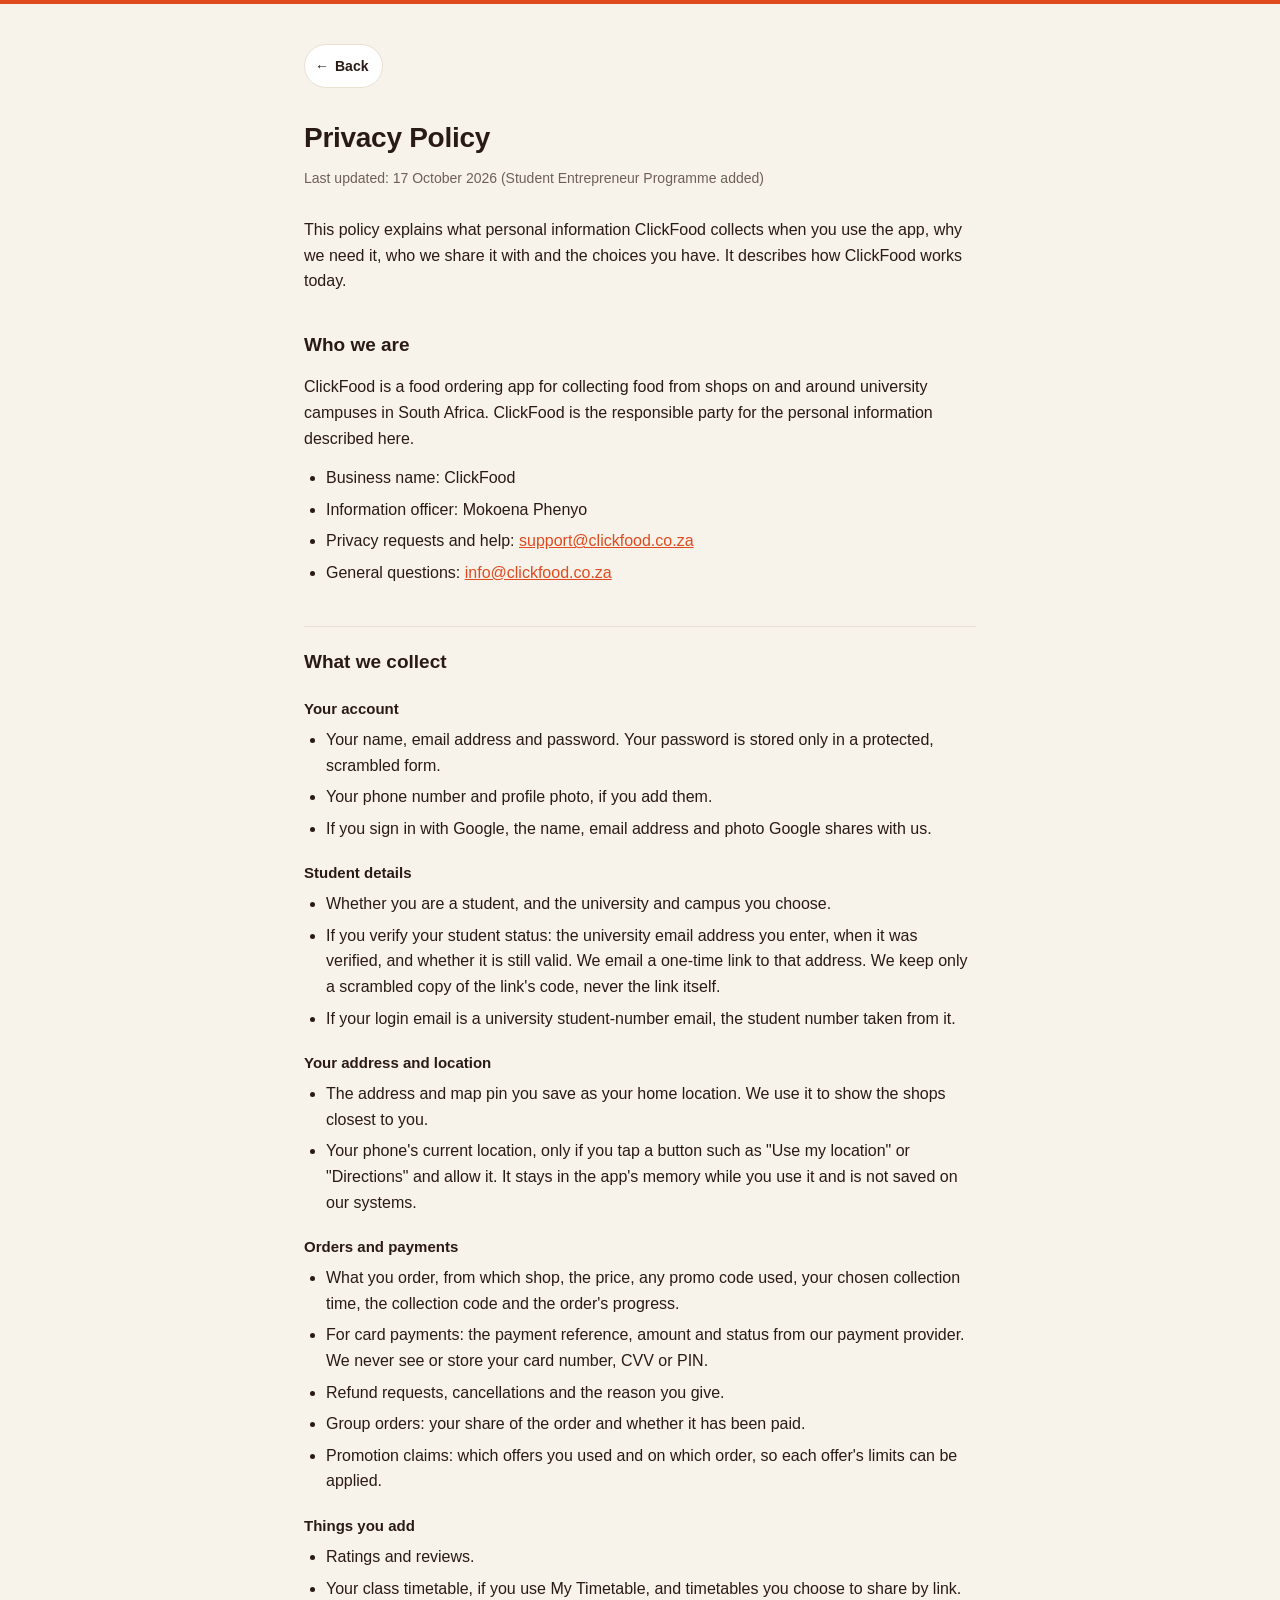
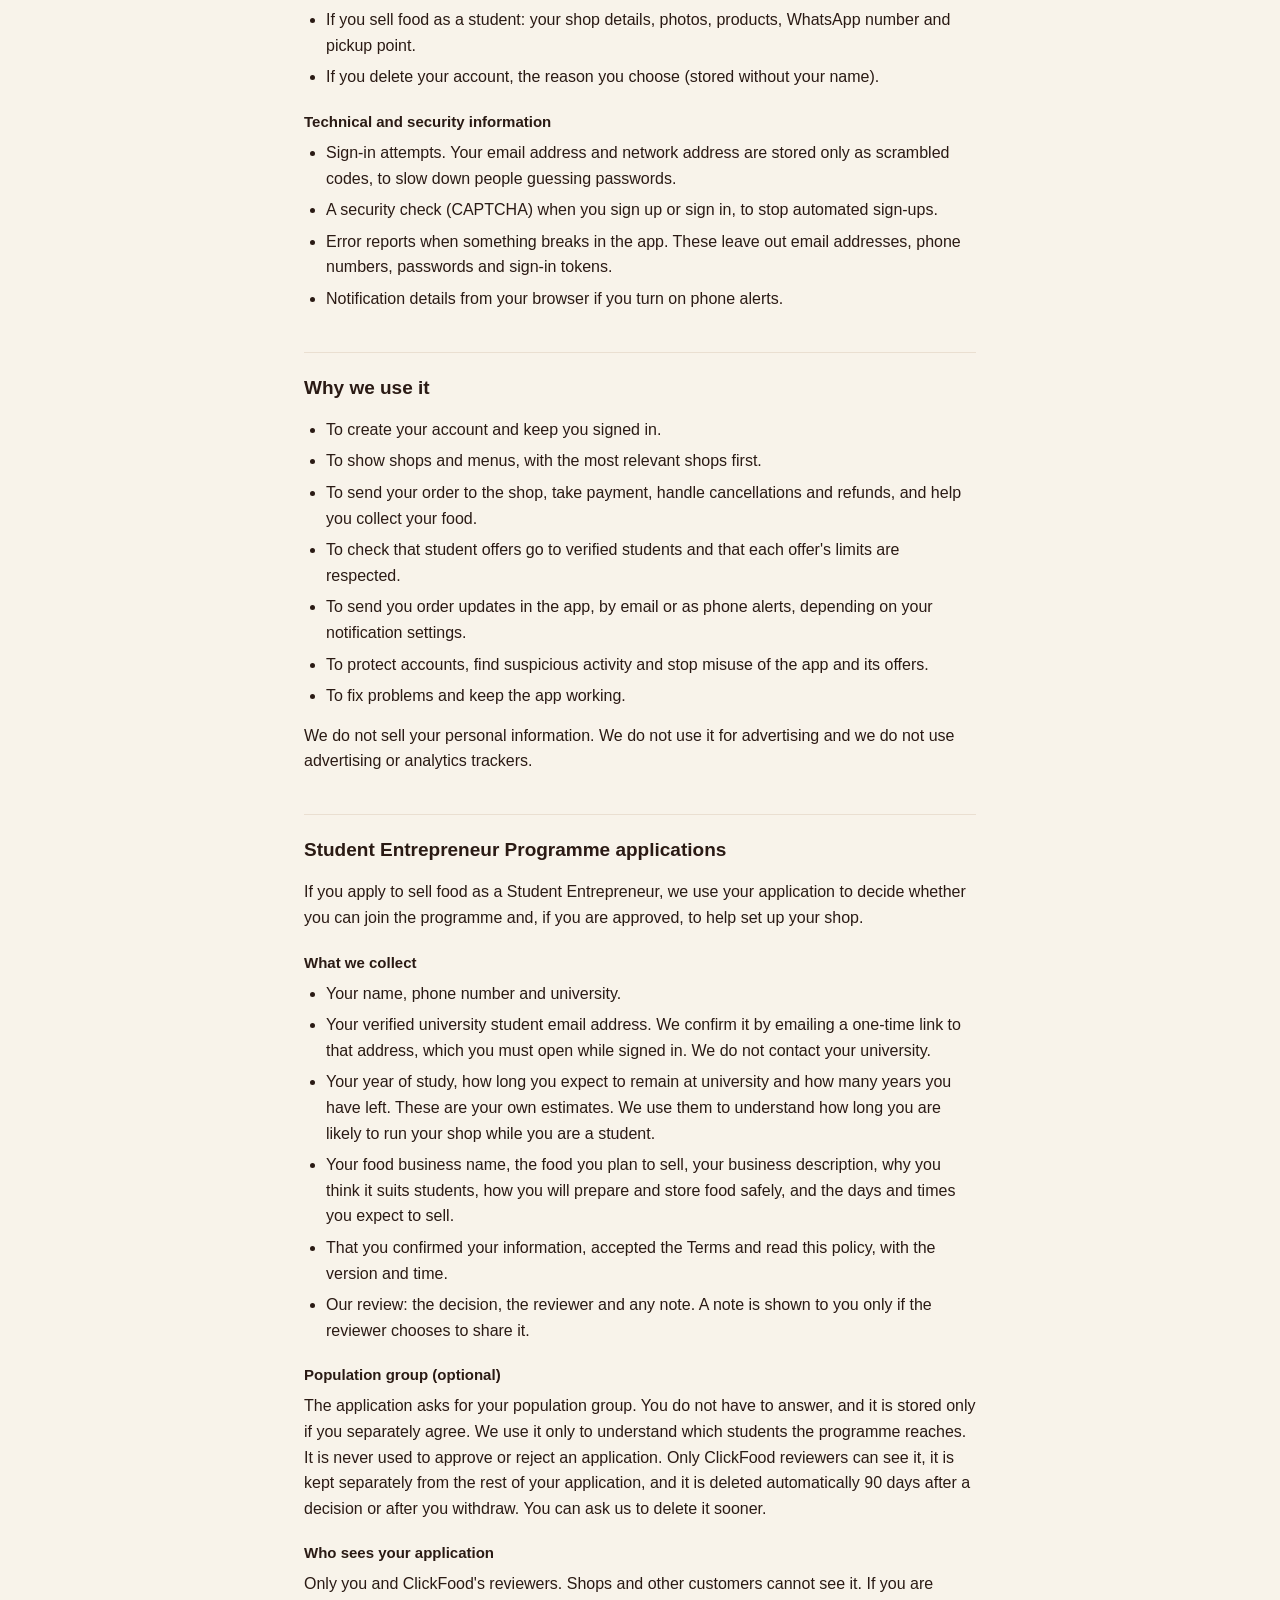
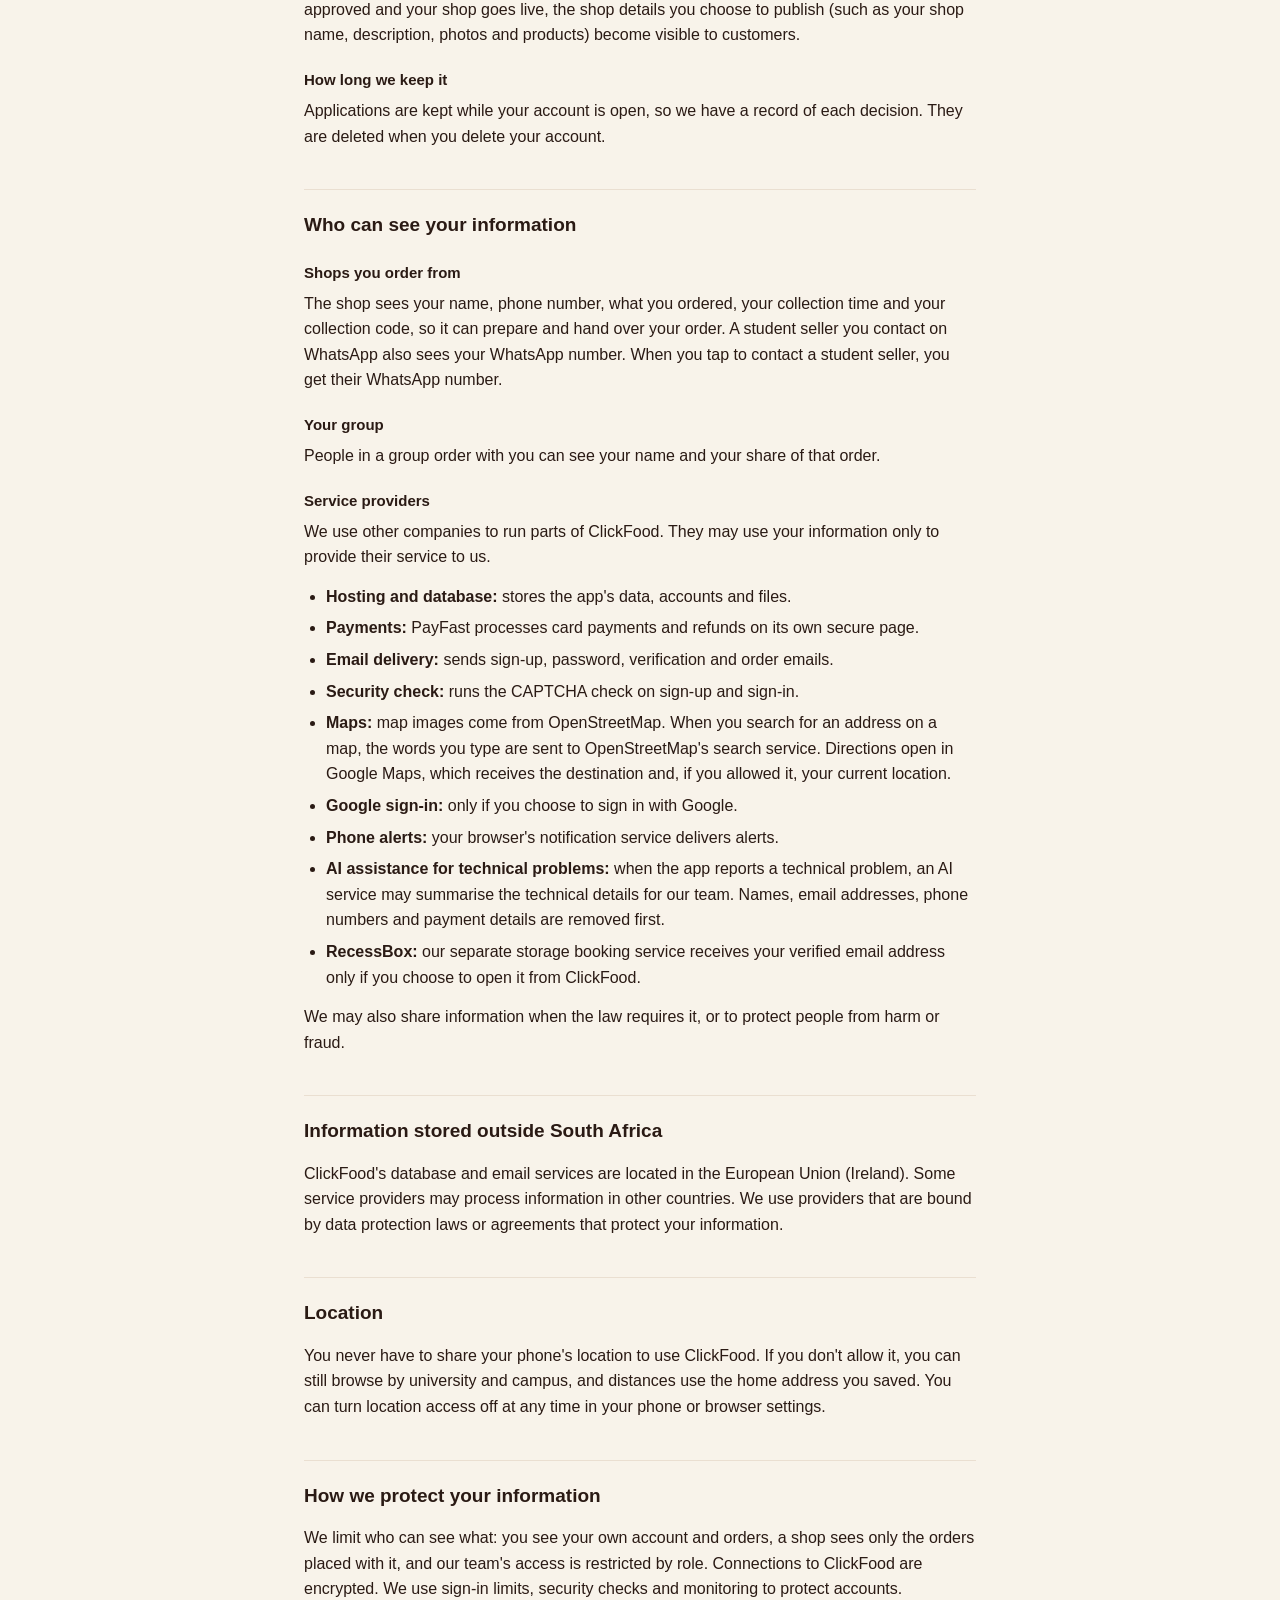
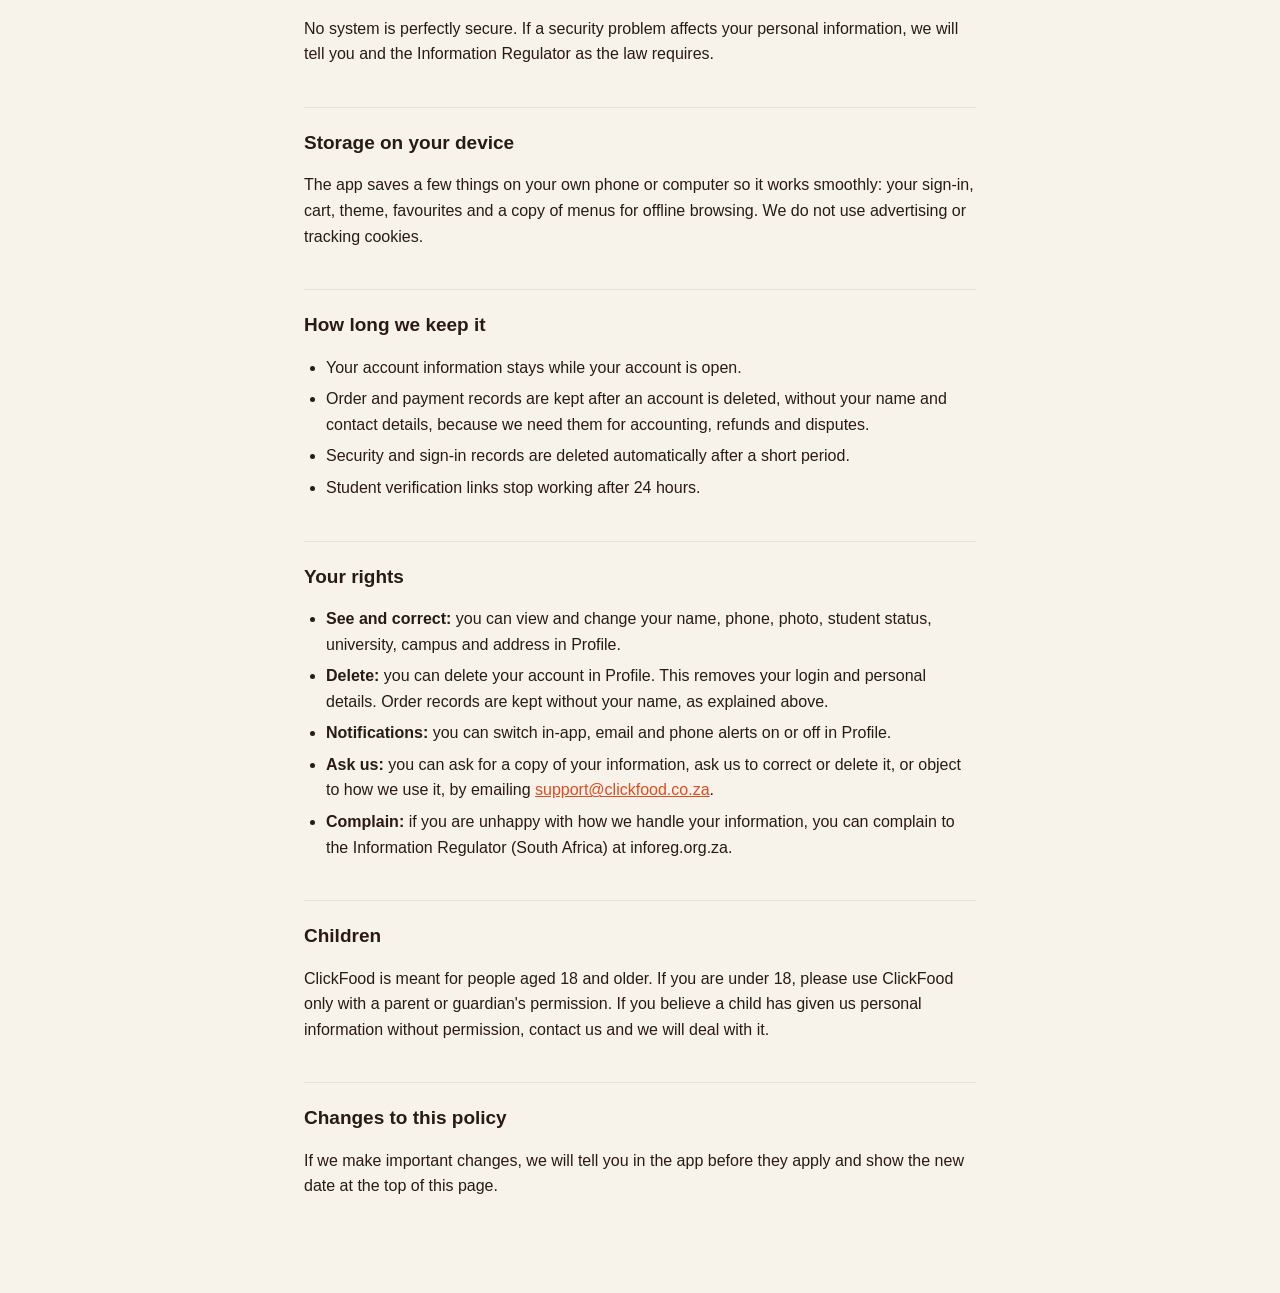
<file: frontend/legal/privacy-policy.html>
<!DOCTYPE html>
<html lang="en">
<head>
<meta charset="UTF-8" />
<meta name="viewport" content="width=device-width, initial-scale=1.0" />
<title>Privacy Policy, ClickFood</title>
<link rel="stylesheet" href="legal.css?v=20261017a" />
</head>
<body>
<div class="top-accent"></div>
<div class="wrap">
  <a class="back-link" href="/" data-legal-back aria-label="Back to ClickFood"><span aria-hidden="true">&larr;</span> Back</a>
  <main id="doc" data-version="2026-10-17.2">
  <h1>Privacy Policy</h1>
  <p class="effective-date">Last updated: 17 October 2026 (Student Entrepreneur Programme added)</p>

  <p class="intro">This policy explains what personal information ClickFood collects when you use the app, why we need it, who we share it with and the choices you have. It describes how ClickFood works today.</p>

  <h2>Who we are</h2>
  <p>ClickFood is a food ordering app for collecting food from shops on and around university campuses in South Africa. ClickFood is the responsible party for the personal information described here.</p>
  <ul>
    <li>Business name: ClickFood</li>
    <li>Information officer: Mokoena Phenyo</li>
    <li>Privacy requests and help: <a href="mailto:support@clickfood.co.za">support@clickfood.co.za</a></li>
    <li>General questions: <a href="mailto:info@clickfood.co.za">info@clickfood.co.za</a></li>
  </ul>

  <h2>What we collect</h2>
  <h3>Your account</h3>
  <ul>
    <li>Your name, email address and password. Your password is stored only in a protected, scrambled form.</li>
    <li>Your phone number and profile photo, if you add them.</li>
    <li>If you sign in with Google, the name, email address and photo Google shares with us.</li>
  </ul>
  <h3>Student details</h3>
  <ul>
    <li>Whether you are a student, and the university and campus you choose.</li>
    <li>If you verify your student status: the university email address you enter, when it was verified, and whether it is still valid. We email a one-time link to that address. We keep only a scrambled copy of the link's code, never the link itself.</li>
    <li>If your login email is a university student-number email, the student number taken from it.</li>
  </ul>
  <h3>Your address and location</h3>
  <ul>
    <li>The address and map pin you save as your home location. We use it to show the shops closest to you.</li>
    <li>Your phone's current location, only if you tap a button such as "Use my location" or "Directions" and allow it. It stays in the app's memory while you use it and is not saved on our systems.</li>
  </ul>
  <h3>Orders and payments</h3>
  <ul>
    <li>What you order, from which shop, the price, any promo code used, your chosen collection time, the collection code and the order's progress.</li>
    <li>For card payments: the payment reference, amount and status from our payment provider. We never see or store your card number, CVV or PIN.</li>
    <li>Refund requests, cancellations and the reason you give.</li>
    <li>Group orders: your share of the order and whether it has been paid.</li>
    <li>Promotion claims: which offers you used and on which order, so each offer's limits can be applied.</li>
  </ul>
  <h3>Things you add</h3>
  <ul>
    <li>Ratings and reviews.</li>
    <li>Your class timetable, if you use My Timetable, and timetables you choose to share by link.</li>
    <li>If you sell food as a student: your shop details, photos, products, WhatsApp number and pickup point.</li>
    <li>If you delete your account, the reason you choose (stored without your name).</li>
  </ul>
  <h3>Technical and security information</h3>
  <ul>
    <li>Sign-in attempts. Your email address and network address are stored only as scrambled codes, to slow down people guessing passwords.</li>
    <li>A security check (CAPTCHA) when you sign up or sign in, to stop automated sign-ups.</li>
    <li>Error reports when something breaks in the app. These leave out email addresses, phone numbers, passwords and sign-in tokens.</li>
    <li>Notification details from your browser if you turn on phone alerts.</li>
  </ul>

  <h2>Why we use it</h2>
  <ul>
    <li>To create your account and keep you signed in.</li>
    <li>To show shops and menus, with the most relevant shops first.</li>
    <li>To send your order to the shop, take payment, handle cancellations and refunds, and help you collect your food.</li>
    <li>To check that student offers go to verified students and that each offer's limits are respected.</li>
    <li>To send you order updates in the app, by email or as phone alerts, depending on your notification settings.</li>
    <li>To protect accounts, find suspicious activity and stop misuse of the app and its offers.</li>
    <li>To fix problems and keep the app working.</li>
  </ul>
  <p>We do not sell your personal information. We do not use it for advertising and we do not use advertising or analytics trackers.</p>

  <h2>Student Entrepreneur Programme applications</h2>
  <p>If you apply to sell food as a Student Entrepreneur, we use your application to decide whether you can join the programme and, if you are approved, to help set up your shop.</p>
  <h3>What we collect</h3>
  <ul>
    <li>Your name, phone number and university.</li>
    <li>Your verified university student email address. We confirm it by emailing a one-time link to that address, which you must open while signed in. We do not contact your university.</li>
    <li>Your year of study, how long you expect to remain at university and how many years you have left. These are your own estimates. We use them to understand how long you are likely to run your shop while you are a student.</li>
    <li>Your food business name, the food you plan to sell, your business description, why you think it suits students, how you will prepare and store food safely, and the days and times you expect to sell.</li>
    <li>That you confirmed your information, accepted the Terms and read this policy, with the version and time.</li>
    <li>Our review: the decision, the reviewer and any note. A note is shown to you only if the reviewer chooses to share it.</li>
  </ul>
  <h3>Population group (optional)</h3>
  <p>The application asks for your population group. You do not have to answer, and it is stored only if you separately agree. We use it only to understand which students the programme reaches. It is never used to approve or reject an application. Only ClickFood reviewers can see it, it is kept separately from the rest of your application, and it is deleted automatically 90 days after a decision or after you withdraw. You can ask us to delete it sooner.</p>
  <h3>Who sees your application</h3>
  <p>Only you and ClickFood's reviewers. Shops and other customers cannot see it. If you are approved and your shop goes live, the shop details you choose to publish (such as your shop name, description, photos and products) become visible to customers.</p>
  <h3>How long we keep it</h3>
  <p>Applications are kept while your account is open, so we have a record of each decision. They are deleted when you delete your account.</p>

  <h2>Who can see your information</h2>
  <h3>Shops you order from</h3>
  <p>The shop sees your name, phone number, what you ordered, your collection time and your collection code, so it can prepare and hand over your order. A student seller you contact on WhatsApp also sees your WhatsApp number. When you tap to contact a student seller, you get their WhatsApp number.</p>
  <h3>Your group</h3>
  <p>People in a group order with you can see your name and your share of that order.</p>
  <h3>Service providers</h3>
  <p>We use other companies to run parts of ClickFood. They may use your information only to provide their service to us.</p>
  <ul>
    <li><strong>Hosting and database:</strong> stores the app's data, accounts and files.</li>
    <li><strong>Payments:</strong> PayFast processes card payments and refunds on its own secure page.</li>
    <li><strong>Email delivery:</strong> sends sign-up, password, verification and order emails.</li>
    <li><strong>Security check:</strong> runs the CAPTCHA check on sign-up and sign-in.</li>
    <li><strong>Maps:</strong> map images come from OpenStreetMap. When you search for an address on a map, the words you type are sent to OpenStreetMap's search service. Directions open in Google Maps, which receives the destination and, if you allowed it, your current location.</li>
    <li><strong>Google sign-in:</strong> only if you choose to sign in with Google.</li>
    <li><strong>Phone alerts:</strong> your browser's notification service delivers alerts.</li>
    <li><strong>AI assistance for technical problems:</strong> when the app reports a technical problem, an AI service may summarise the technical details for our team. Names, email addresses, phone numbers and payment details are removed first.</li>
    <li><strong>RecessBox:</strong> our separate storage booking service receives your verified email address only if you choose to open it from ClickFood.</li>
  </ul>
  <p>We may also share information when the law requires it, or to protect people from harm or fraud.</p>

  <h2>Information stored outside South Africa</h2>
  <p>ClickFood's database and email services are located in the European Union (Ireland). Some service providers may process information in other countries. We use providers that are bound by data protection laws or agreements that protect your information.</p>

  <h2>Location</h2>
  <p>You never have to share your phone's location to use ClickFood. If you don't allow it, you can still browse by university and campus, and distances use the home address you saved. You can turn location access off at any time in your phone or browser settings.</p>

  <h2>How we protect your information</h2>
  <p>We limit who can see what: you see your own account and orders, a shop sees only the orders placed with it, and our team's access is restricted by role. Connections to ClickFood are encrypted. We use sign-in limits, security checks and monitoring to protect accounts.</p>
  <p>No system is perfectly secure. If a security problem affects your personal information, we will tell you and the Information Regulator as the law requires.</p>

  <h2>Storage on your device</h2>
  <p>The app saves a few things on your own phone or computer so it works smoothly: your sign-in, cart, theme, favourites and a copy of menus for offline browsing. We do not use advertising or tracking cookies.</p>

  <h2>How long we keep it</h2>
  <ul>
    <li>Your account information stays while your account is open.</li>
    <li>Order and payment records are kept after an account is deleted, without your name and contact details, because we need them for accounting, refunds and disputes.</li>
    <li>Security and sign-in records are deleted automatically after a short period.</li>
    <li>Student verification links stop working after 24 hours.</li>
  </ul>

  <h2>Your rights</h2>
  <ul>
    <li><strong>See and correct:</strong> you can view and change your name, phone, photo, student status, university, campus and address in Profile.</li>
    <li><strong>Delete:</strong> you can delete your account in Profile. This removes your login and personal details. Order records are kept without your name, as explained above.</li>
    <li><strong>Notifications:</strong> you can switch in-app, email and phone alerts on or off in Profile.</li>
    <li><strong>Ask us:</strong> you can ask for a copy of your information, ask us to correct or delete it, or object to how we use it, by emailing <a href="mailto:support@clickfood.co.za">support@clickfood.co.za</a>.</li>
    <li><strong>Complain:</strong> if you are unhappy with how we handle your information, you can complain to the Information Regulator (South Africa) at inforeg.org.za.</li>
  </ul>

  <h2>Children</h2>
  <p>ClickFood is meant for people aged 18 and older. If you are under 18, please use ClickFood only with a parent or guardian's permission. If you believe a child has given us personal information without permission, contact us and we will deal with it.</p>

  <h2>Changes to this policy</h2>
  <p>If we make important changes, we will tell you in the app before they apply and show the new date at the top of this page.</p>
  </main>
</div>
<script src="legal.js?v=20261017a"></script>
</body>
</html>
</file>
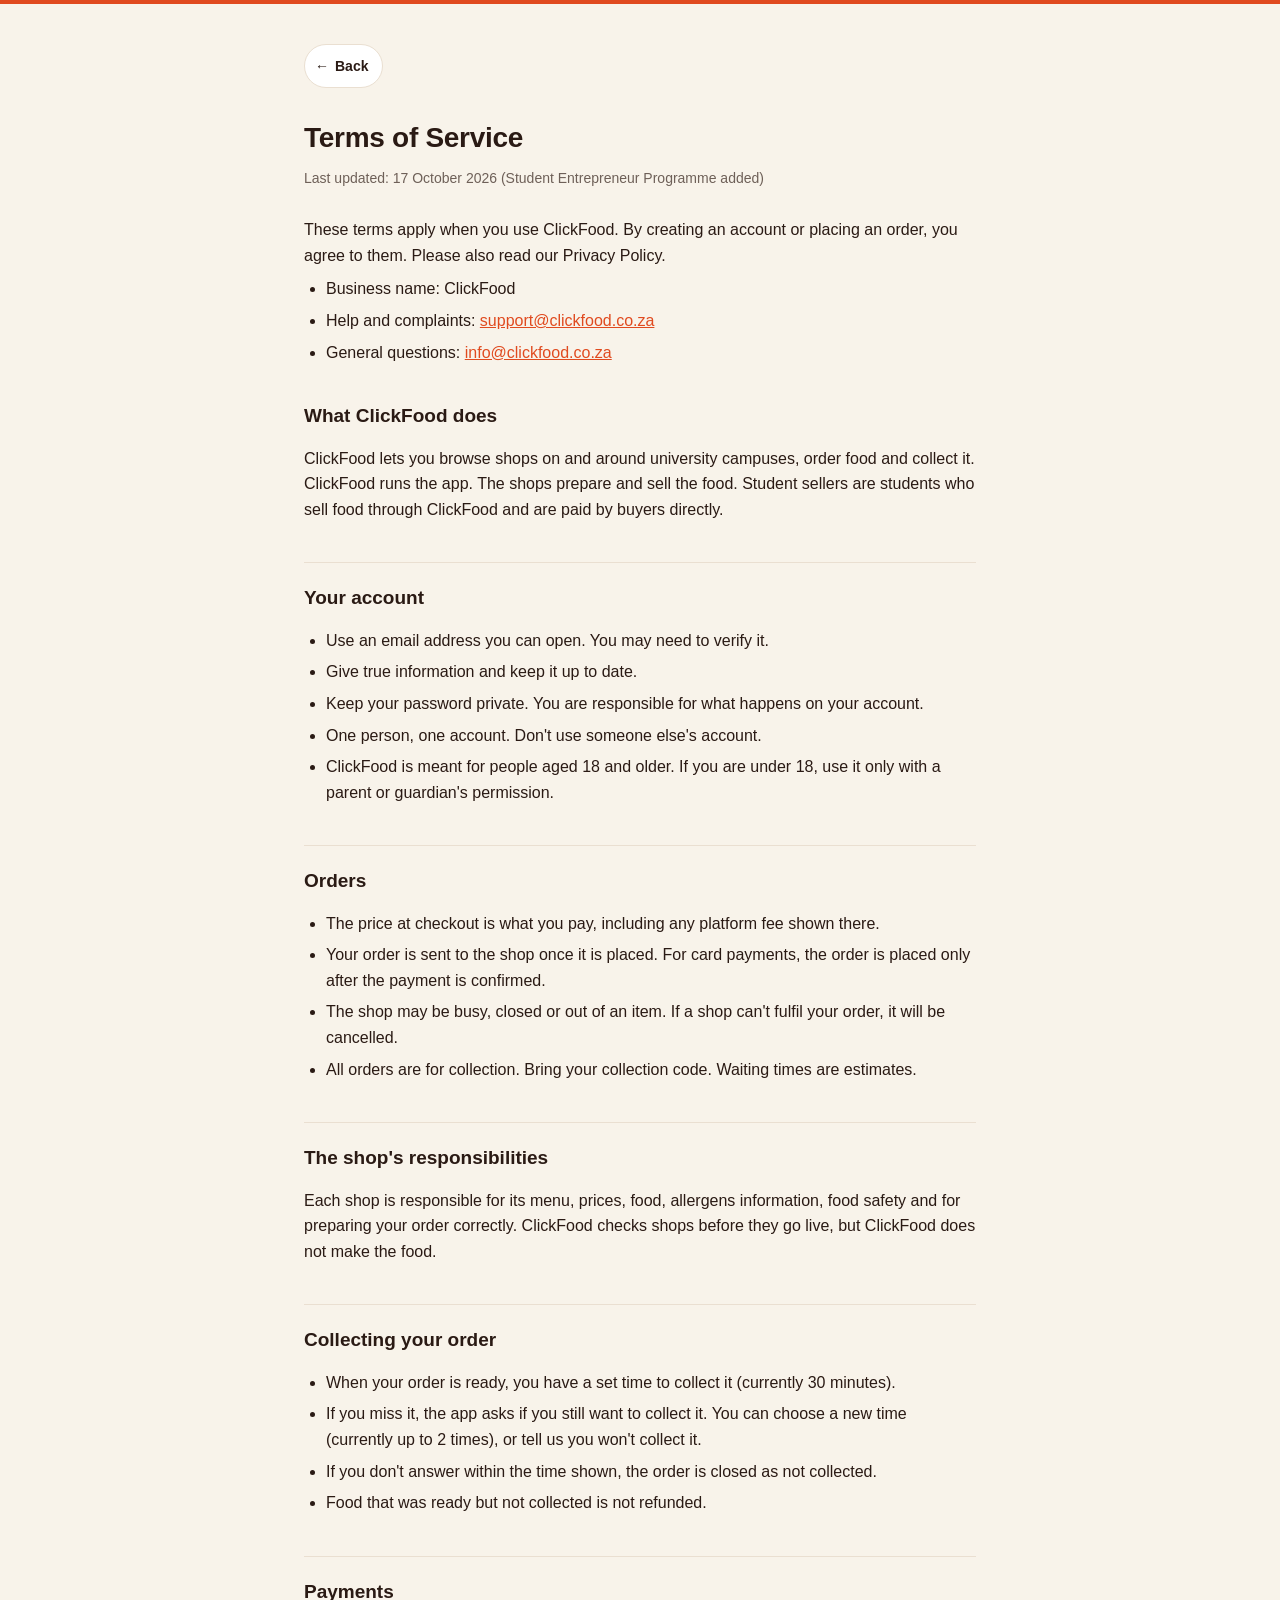
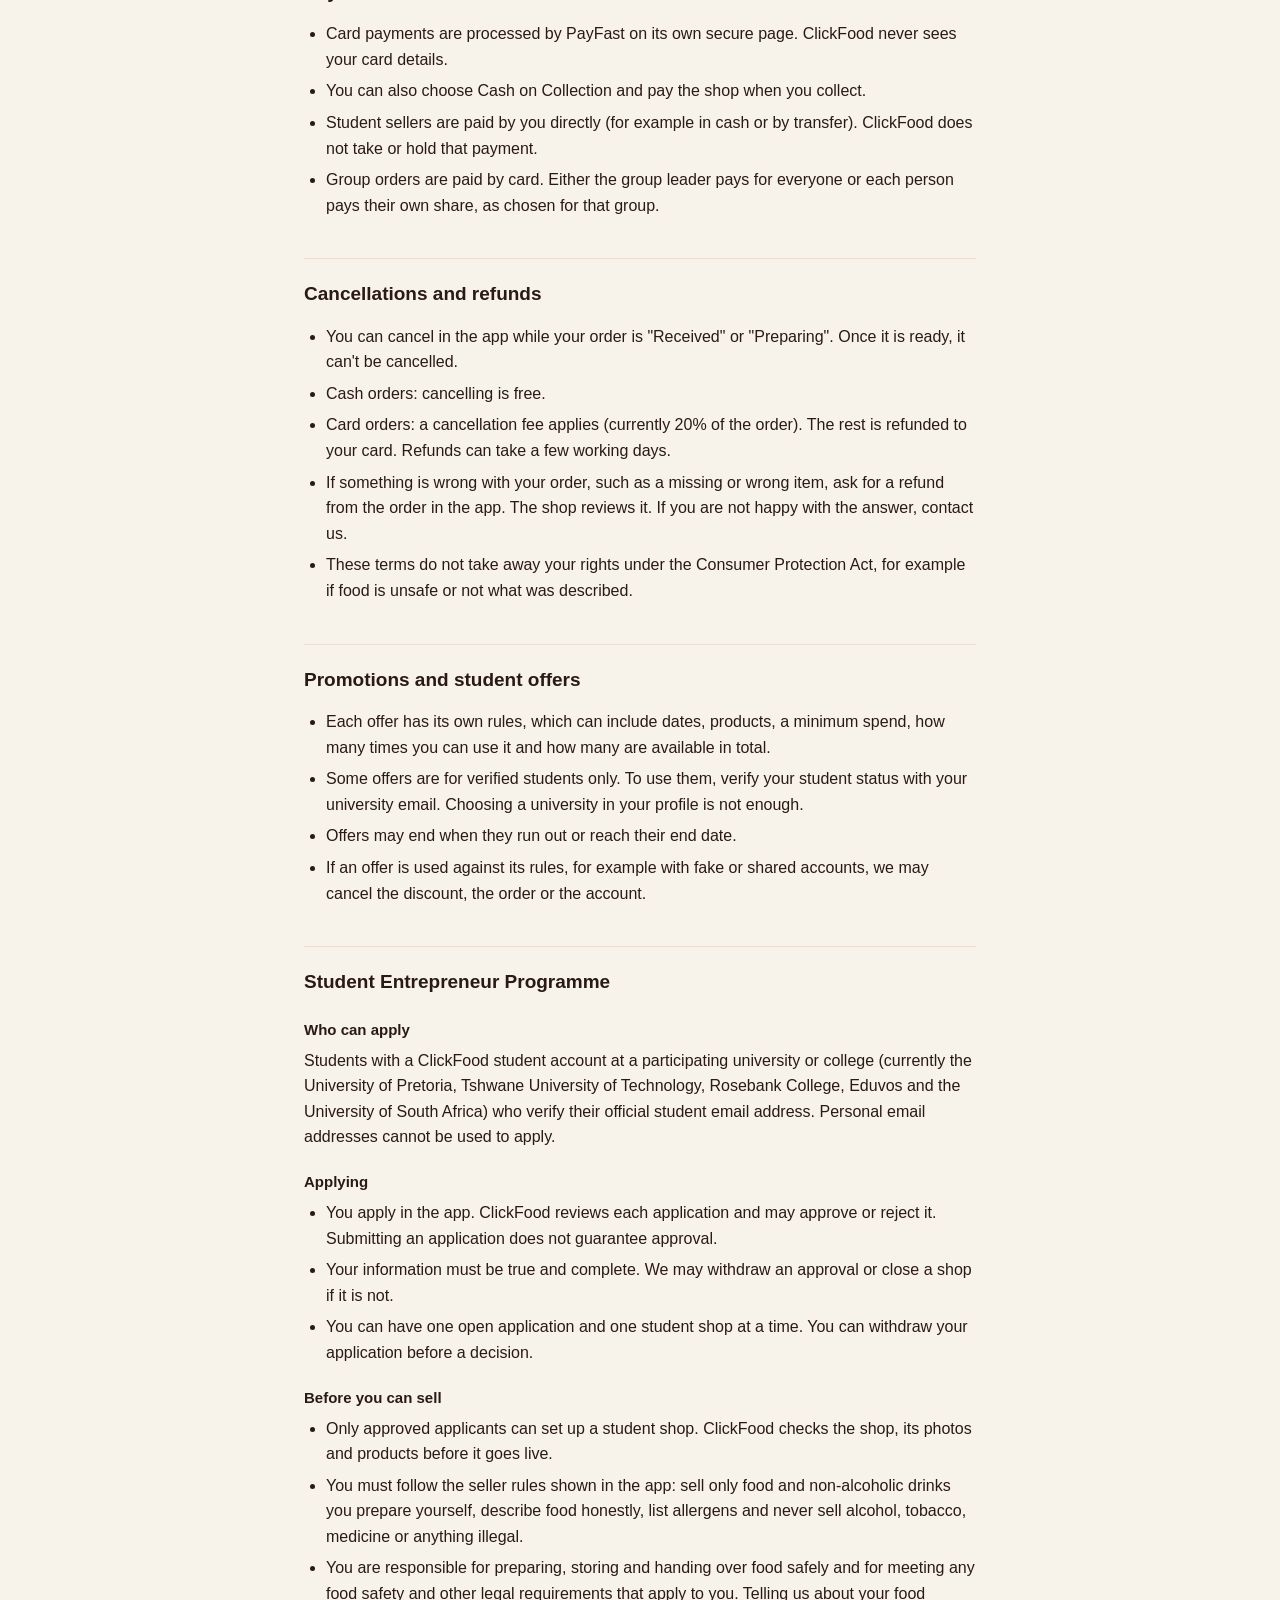
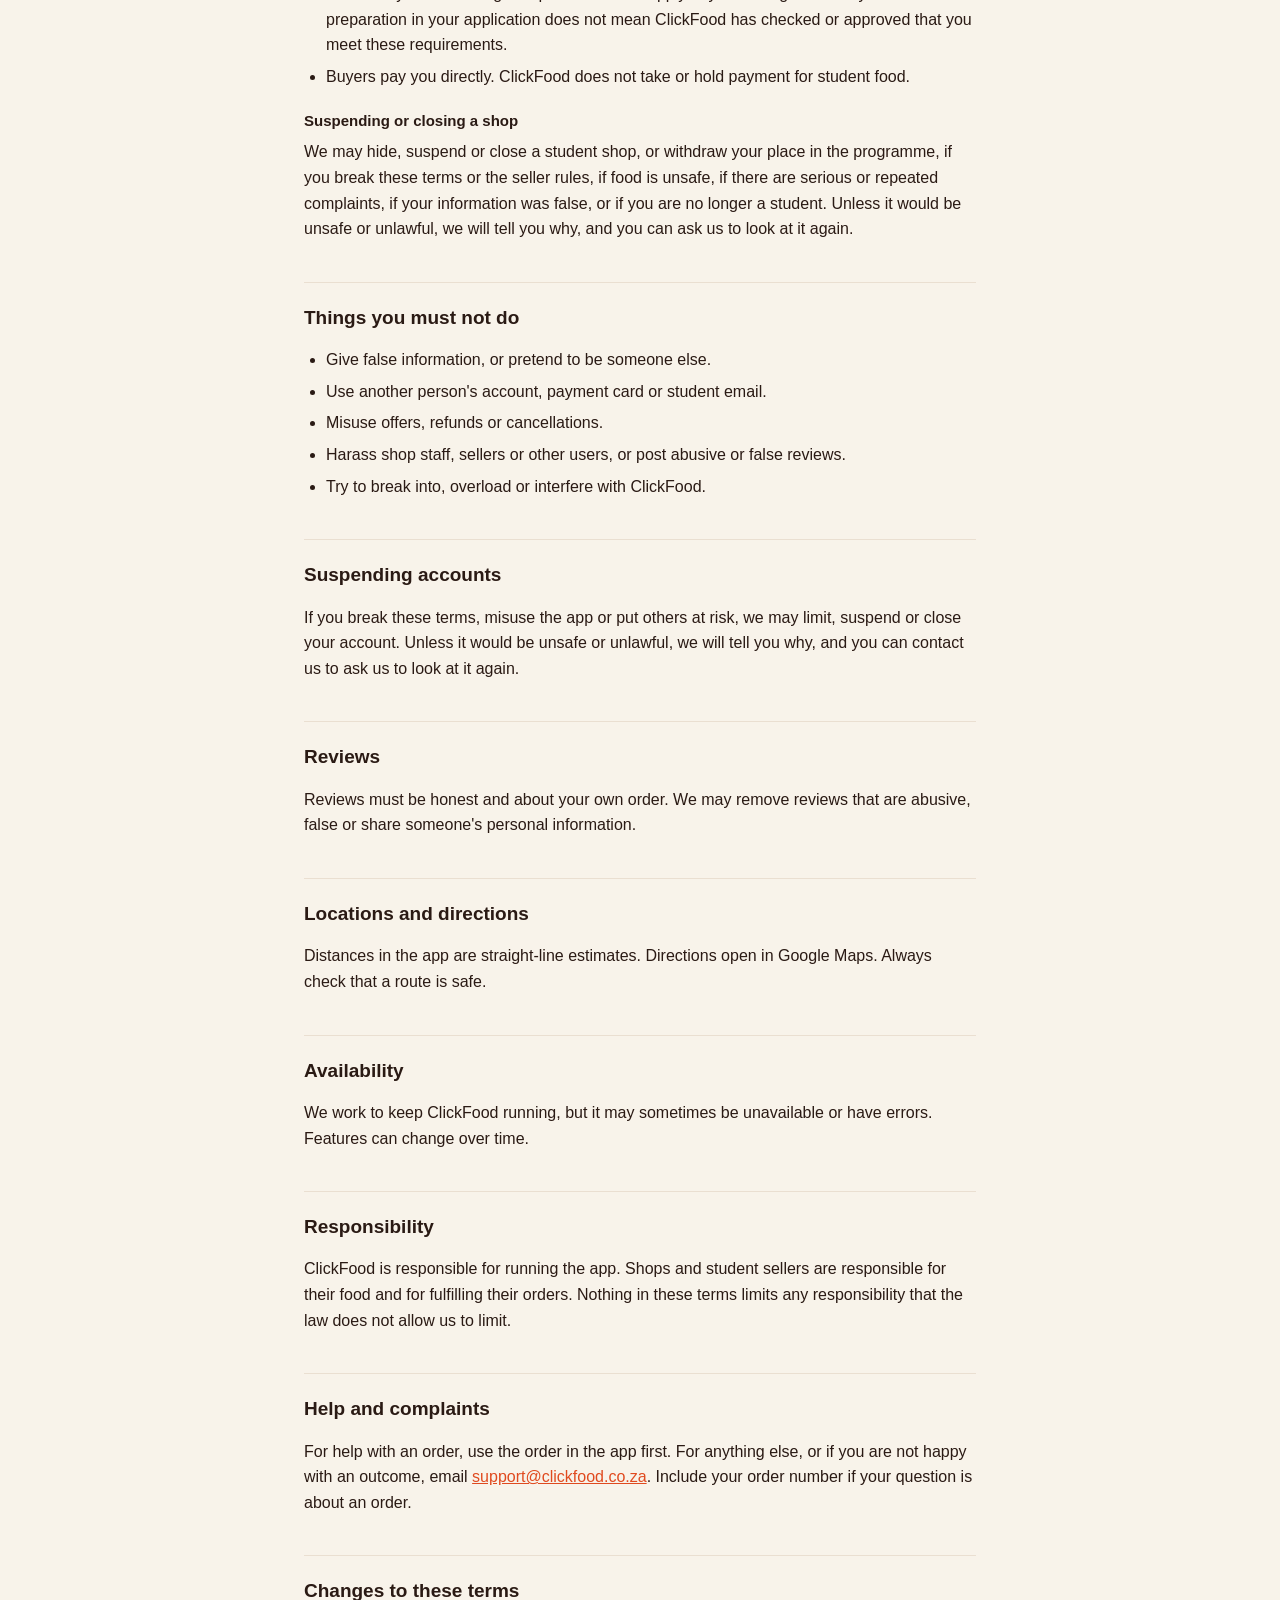
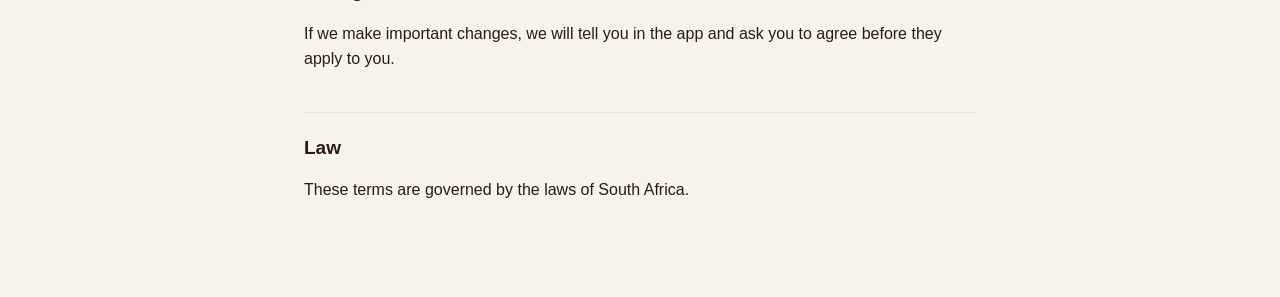
<file: frontend/legal/terms-of-service.html>
<!DOCTYPE html>
<html lang="en">
<head>
<meta charset="UTF-8" />
<meta name="viewport" content="width=device-width, initial-scale=1.0" />
<title>Terms of Service, ClickFood</title>
<link rel="stylesheet" href="legal.css?v=20261017a" />
</head>
<body>
<div class="top-accent"></div>
<div class="wrap">
  <a class="back-link" href="/" data-legal-back aria-label="Back to ClickFood"><span aria-hidden="true">&larr;</span> Back</a>
  <main id="doc" data-version="2026-10-17.2">
  <h1>Terms of Service</h1>
  <p class="effective-date">Last updated: 17 October 2026 (Student Entrepreneur Programme added)</p>

  <p class="intro">These terms apply when you use ClickFood. By creating an account or placing an order, you agree to them. Please also read our Privacy Policy.</p>
  <ul>
    <li>Business name: ClickFood</li>
    <li>Help and complaints: <a href="mailto:support@clickfood.co.za">support@clickfood.co.za</a></li>
    <li>General questions: <a href="mailto:info@clickfood.co.za">info@clickfood.co.za</a></li>
  </ul>

  <h2>What ClickFood does</h2>
  <p>ClickFood lets you browse shops on and around university campuses, order food and collect it. ClickFood runs the app. The shops prepare and sell the food. Student sellers are students who sell food through ClickFood and are paid by buyers directly.</p>

  <h2>Your account</h2>
  <ul>
    <li>Use an email address you can open. You may need to verify it.</li>
    <li>Give true information and keep it up to date.</li>
    <li>Keep your password private. You are responsible for what happens on your account.</li>
    <li>One person, one account. Don't use someone else's account.</li>
    <li>ClickFood is meant for people aged 18 and older. If you are under 18, use it only with a parent or guardian's permission.</li>
  </ul>

  <h2>Orders</h2>
  <ul>
    <li>The price at checkout is what you pay, including any platform fee shown there.</li>
    <li>Your order is sent to the shop once it is placed. For card payments, the order is placed only after the payment is confirmed.</li>
    <li>The shop may be busy, closed or out of an item. If a shop can't fulfil your order, it will be cancelled.</li>
    <li>All orders are for collection. Bring your collection code. Waiting times are estimates.</li>
  </ul>

  <h2>The shop's responsibilities</h2>
  <p>Each shop is responsible for its menu, prices, food, allergens information, food safety and for preparing your order correctly. ClickFood checks shops before they go live, but ClickFood does not make the food.</p>

  <h2>Collecting your order</h2>
  <ul>
    <li>When your order is ready, you have a set time to collect it (currently 30 minutes).</li>
    <li>If you miss it, the app asks if you still want to collect it. You can choose a new time (currently up to 2 times), or tell us you won't collect it.</li>
    <li>If you don't answer within the time shown, the order is closed as not collected.</li>
    <li>Food that was ready but not collected is not refunded.</li>
  </ul>

  <h2>Payments</h2>
  <ul>
    <li>Card payments are processed by PayFast on its own secure page. ClickFood never sees your card details.</li>
    <li>You can also choose Cash on Collection and pay the shop when you collect.</li>
    <li>Student sellers are paid by you directly (for example in cash or by transfer). ClickFood does not take or hold that payment.</li>
    <li>Group orders are paid by card. Either the group leader pays for everyone or each person pays their own share, as chosen for that group.</li>
  </ul>

  <h2>Cancellations and refunds</h2>
  <ul>
    <li>You can cancel in the app while your order is "Received" or "Preparing". Once it is ready, it can't be cancelled.</li>
    <li>Cash orders: cancelling is free.</li>
    <li>Card orders: a cancellation fee applies (currently 20% of the order). The rest is refunded to your card. Refunds can take a few working days.</li>
    <li>If something is wrong with your order, such as a missing or wrong item, ask for a refund from the order in the app. The shop reviews it. If you are not happy with the answer, contact us.</li>
    <li>These terms do not take away your rights under the Consumer Protection Act, for example if food is unsafe or not what was described.</li>
  </ul>

  <h2>Promotions and student offers</h2>
  <ul>
    <li>Each offer has its own rules, which can include dates, products, a minimum spend, how many times you can use it and how many are available in total.</li>
    <li>Some offers are for verified students only. To use them, verify your student status with your university email. Choosing a university in your profile is not enough.</li>
    <li>Offers may end when they run out or reach their end date.</li>
    <li>If an offer is used against its rules, for example with fake or shared accounts, we may cancel the discount, the order or the account.</li>
  </ul>

  <h2>Student Entrepreneur Programme</h2>
  <h3>Who can apply</h3>
  <p>Students with a ClickFood student account at a participating university or college (currently the University of Pretoria, Tshwane University of Technology, Rosebank College, Eduvos and the University of South Africa) who verify their official student email address. Personal email addresses cannot be used to apply.</p>
  <h3>Applying</h3>
  <ul>
    <li>You apply in the app. ClickFood reviews each application and may approve or reject it. Submitting an application does not guarantee approval.</li>
    <li>Your information must be true and complete. We may withdraw an approval or close a shop if it is not.</li>
    <li>You can have one open application and one student shop at a time. You can withdraw your application before a decision.</li>
  </ul>
  <h3>Before you can sell</h3>
  <ul>
    <li>Only approved applicants can set up a student shop. ClickFood checks the shop, its photos and products before it goes live.</li>
    <li>You must follow the seller rules shown in the app: sell only food and non-alcoholic drinks you prepare yourself, describe food honestly, list allergens and never sell alcohol, tobacco, medicine or anything illegal.</li>
    <li>You are responsible for preparing, storing and handing over food safely and for meeting any food safety and other legal requirements that apply to you. Telling us about your food preparation in your application does not mean ClickFood has checked or approved that you meet these requirements.</li>
    <li>Buyers pay you directly. ClickFood does not take or hold payment for student food.</li>
  </ul>
  <h3>Suspending or closing a shop</h3>
  <p>We may hide, suspend or close a student shop, or withdraw your place in the programme, if you break these terms or the seller rules, if food is unsafe, if there are serious or repeated complaints, if your information was false, or if you are no longer a student. Unless it would be unsafe or unlawful, we will tell you why, and you can ask us to look at it again.</p>

  <h2>Things you must not do</h2>
  <ul>
    <li>Give false information, or pretend to be someone else.</li>
    <li>Use another person's account, payment card or student email.</li>
    <li>Misuse offers, refunds or cancellations.</li>
    <li>Harass shop staff, sellers or other users, or post abusive or false reviews.</li>
    <li>Try to break into, overload or interfere with ClickFood.</li>
  </ul>

  <h2>Suspending accounts</h2>
  <p>If you break these terms, misuse the app or put others at risk, we may limit, suspend or close your account. Unless it would be unsafe or unlawful, we will tell you why, and you can contact us to ask us to look at it again.</p>

  <h2>Reviews</h2>
  <p>Reviews must be honest and about your own order. We may remove reviews that are abusive, false or share someone's personal information.</p>

  <h2>Locations and directions</h2>
  <p>Distances in the app are straight-line estimates. Directions open in Google Maps. Always check that a route is safe.</p>

  <h2>Availability</h2>
  <p>We work to keep ClickFood running, but it may sometimes be unavailable or have errors. Features can change over time.</p>

  <h2>Responsibility</h2>
  <p>ClickFood is responsible for running the app. Shops and student sellers are responsible for their food and for fulfilling their orders. Nothing in these terms limits any responsibility that the law does not allow us to limit.</p>

  <h2>Help and complaints</h2>
  <p>For help with an order, use the order in the app first. For anything else, or if you are not happy with an outcome, email <a href="mailto:support@clickfood.co.za">support@clickfood.co.za</a>. Include your order number if your question is about an order.</p>

  <h2>Changes to these terms</h2>
  <p>If we make important changes, we will tell you in the app and ask you to agree before they apply to you.</p>

  <h2>Law</h2>
  <p>These terms are governed by the laws of South Africa.</p>
  </main>
</div>
<script src="legal.js?v=20261017a"></script>
</body>
</html>
</file>
<file: frontend/legal/legal.css>
:root { --ink: #2A1A14; --muted: #6E6058; --line: #EADFD1; --accent: #E04A1F; --bg: #F8F3EA; }
  * { box-sizing: border-box; }
  body {
    margin: 0; background: var(--bg); color: var(--ink);
    font-family: -apple-system, BlinkMacSystemFont, "Segoe UI", Roboto, Helvetica, Arial, sans-serif;
    line-height: 1.6; font-size: 16px;
  }
  .top-accent { height: 4px; background: var(--accent); }
  .wrap { max-width: 720px; margin: 0 auto; padding: 40px 24px 80px; }
  .back-link {
    display: inline-flex; align-items: center; gap: 6px; color: var(--muted); text-decoration: none;
    font-size: 14px; font-weight: 600; margin-bottom: 28px;
  }
  .back-link:hover { color: var(--ink); }
  h1 { font-size: 28px; font-weight: 800; margin: 0 0 6px; letter-spacing: -0.01em; }
  .effective-date { color: var(--muted); font-size: 14px; margin-bottom: 28px; }
  .intro { font-size: 16px; margin-bottom: 8px; }
  .intro strong { font-weight: 700; }
  h2 {
    font-size: 19px; font-weight: 700; margin: 40px 0 14px; padding-top: 20px;
    border-top: 1px solid var(--line);
  }
  h2:first-of-type { border-top: none; padding-top: 0; margin-top: 36px; }
  h3 { font-size: 15px; font-weight: 700; margin: 20px 0 6px; }
  p { margin: 0 0 14px; color: var(--ink); }
  ul { margin: 0 0 14px; padding-left: 22px; }
  li { margin-bottom: 6px; }
  strong { font-weight: 700; color: var(--ink); }
  table { width: 100%; border-collapse: collapse; margin: 12px 0 20px; font-size: 14.5px; }
  th, td { text-align: left; padding: 10px 12px; border-bottom: 1px solid var(--line); vertical-align: top; }
  th { font-weight: 700; background: #F1E9DD; font-size: 13px; text-transform: uppercase; letter-spacing: 0.02em; color: var(--muted); }
  .placeholder { color: var(--accent); font-weight: 600; }
  .footnote {
    margin-top: 48px; padding-top: 20px; border-top: 1px solid var(--line);
    font-size: 13.5px; color: var(--muted); font-style: italic;
  }
  a { color: var(--accent); }
  @media (max-width: 520px) { .wrap { padding: 28px 18px 60px; } h1 { font-size: 24px; } }
.back-link { min-height: 44px; padding: 8px 14px 8px 10px; border: 1px solid var(--line); border-radius: 999px; background: #fff; color: var(--ink); }
ul ul { margin-top: 6px; }
</file>
